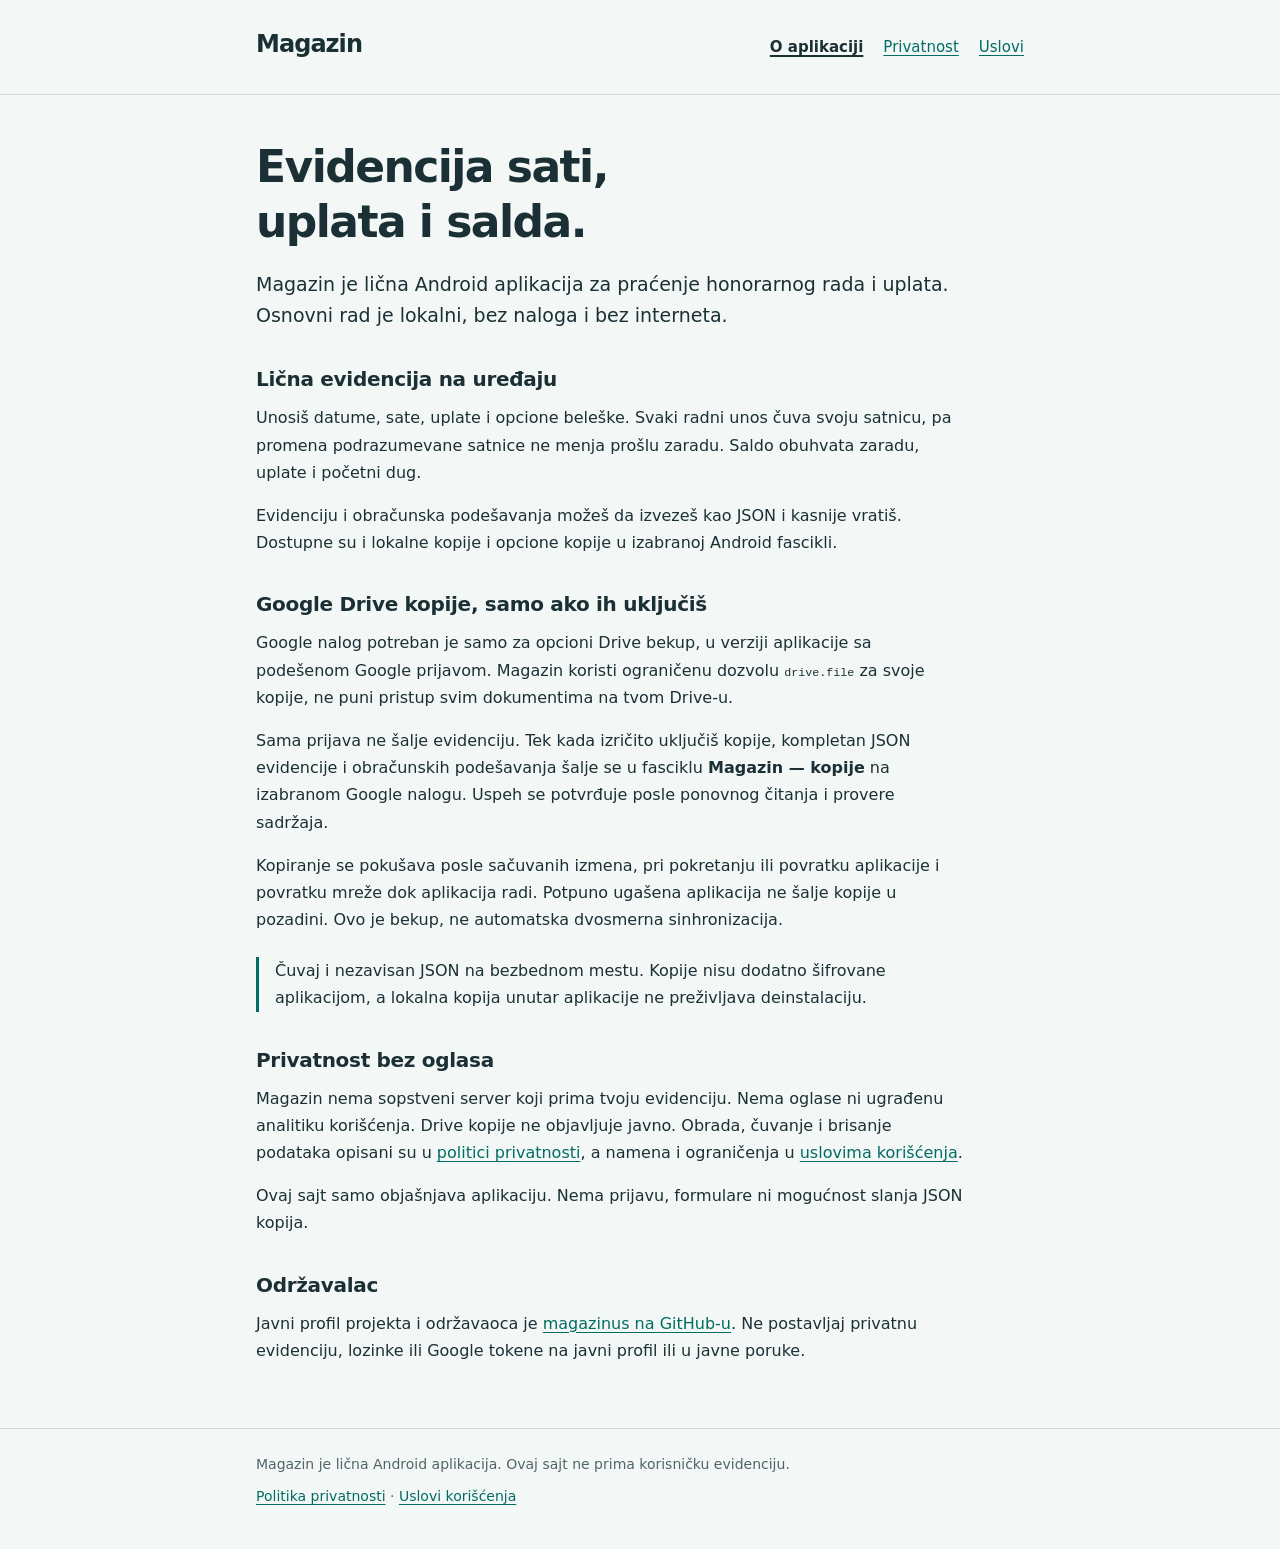
<file: index.html>
<!doctype html>
<html lang="sr-Latn">
<head>
  <meta charset="utf-8">
  <meta name="viewport" content="width=device-width, initial-scale=1">
  <meta name="referrer" content="no-referrer">
  <meta name="description" content="Magazin je lična Android aplikacija za evidenciju honorarnih sati, uplata i salda, sa opcionim Google Drive kopijama.">
  <title>Magazin — o aplikaciji</title>
  <link rel="stylesheet" href="site.css">
</head>
<body>
  <a class="skip-link" href="#sadrzaj">Pređi na sadržaj</a>
  <header class="site-header">
    <div class="wrap header-inner">
      <a class="brand" href="index.html">Magazin</a>
      <nav aria-label="Glavna navigacija">
        <a href="index.html" aria-current="page">O aplikaciji</a>
        <a href="privacy.html">Privatnost</a>
        <a href="terms.html">Uslovi</a>
      </nav>
    </div>
  </header>
  <main class="wrap" id="sadrzaj" tabindex="-1">
    <h1>Evidencija sati, uplata i salda.</h1>
    <p class="lead">Magazin je lična Android aplikacija za praćenje honorarnog rada i uplata. Osnovni rad je lokalni, bez naloga i bez interneta.</p>

    <h2>Lična evidencija na uređaju</h2>
    <p>Unosiš datume, sate, uplate i opcione beleške. Svaki radni unos čuva svoju satnicu, pa promena podrazumevane satnice ne menja prošlu zaradu. Saldo obuhvata zaradu, uplate i početni dug.</p>
    <p>Evidenciju i obračunska podešavanja možeš da izvezeš kao JSON i kasnije vratiš. Dostupne su i lokalne kopije i opcione kopije u izabranoj Android fascikli.</p>

    <h2>Google Drive kopije, samo ako ih uključiš</h2>
    <p>Google nalog potreban je samo za opcioni Drive bekup, u verziji aplikacije sa podešenom Google prijavom. Magazin koristi ograničenu dozvolu <code>drive.file</code> za svoje kopije, ne puni pristup svim dokumentima na tvom Drive-u.</p>
    <p>Sama prijava ne šalje evidenciju. Tek kada izričito uključiš kopije, kompletan JSON evidencije i obračunskih podešavanja šalje se u fasciklu <strong>Magazin — kopije</strong> na izabranom Google nalogu. Uspeh se potvrđuje posle ponovnog čitanja i provere sadržaja.</p>
    <p>Kopiranje se pokušava posle sačuvanih izmena, pri pokretanju ili povratku aplikacije i povratku mreže dok aplikacija radi. Potpuno ugašena aplikacija ne šalje kopije u pozadini. Ovo je bekup, ne automatska dvosmerna sinhronizacija.</p>
    <p class="notice">Čuvaj i nezavisan JSON na bezbednom mestu. Kopije nisu dodatno šifrovane aplikacijom, a lokalna kopija unutar aplikacije ne preživljava deinstalaciju.</p>

    <h2>Privatnost bez oglasa</h2>
    <p>Magazin nema sopstveni server koji prima tvoju evidenciju. Nema oglase ni ugrađenu analitiku korišćenja. Drive kopije ne objavljuje javno. Obrada, čuvanje i brisanje podataka opisani su u <a href="privacy.html">politici privatnosti</a>, a namena i ograničenja u <a href="terms.html">uslovima korišćenja</a>.</p>
    <p>Ovaj sajt samo objašnjava aplikaciju. Nema prijavu, formulare ni mogućnost slanja JSON kopija.</p>

    <h2>Održavalac</h2>
    <p>Javni profil projekta i održavaoca je <a href="https://github.com/magazinus">magazinus na GitHub-u</a>. Ne postavljaj privatnu evidenciju, lozinke ili Google tokene na javni profil ili u javne poruke.</p>
  </main>
  <footer class="site-footer">
    <div class="wrap">
      <p>Magazin je lična Android aplikacija. Ovaj sajt ne prima korisničku evidenciju.</p>
      <p><a href="privacy.html">Politika privatnosti</a> · <a href="terms.html">Uslovi korišćenja</a></p>
    </div>
  </footer>
</body>
</html>
</file>
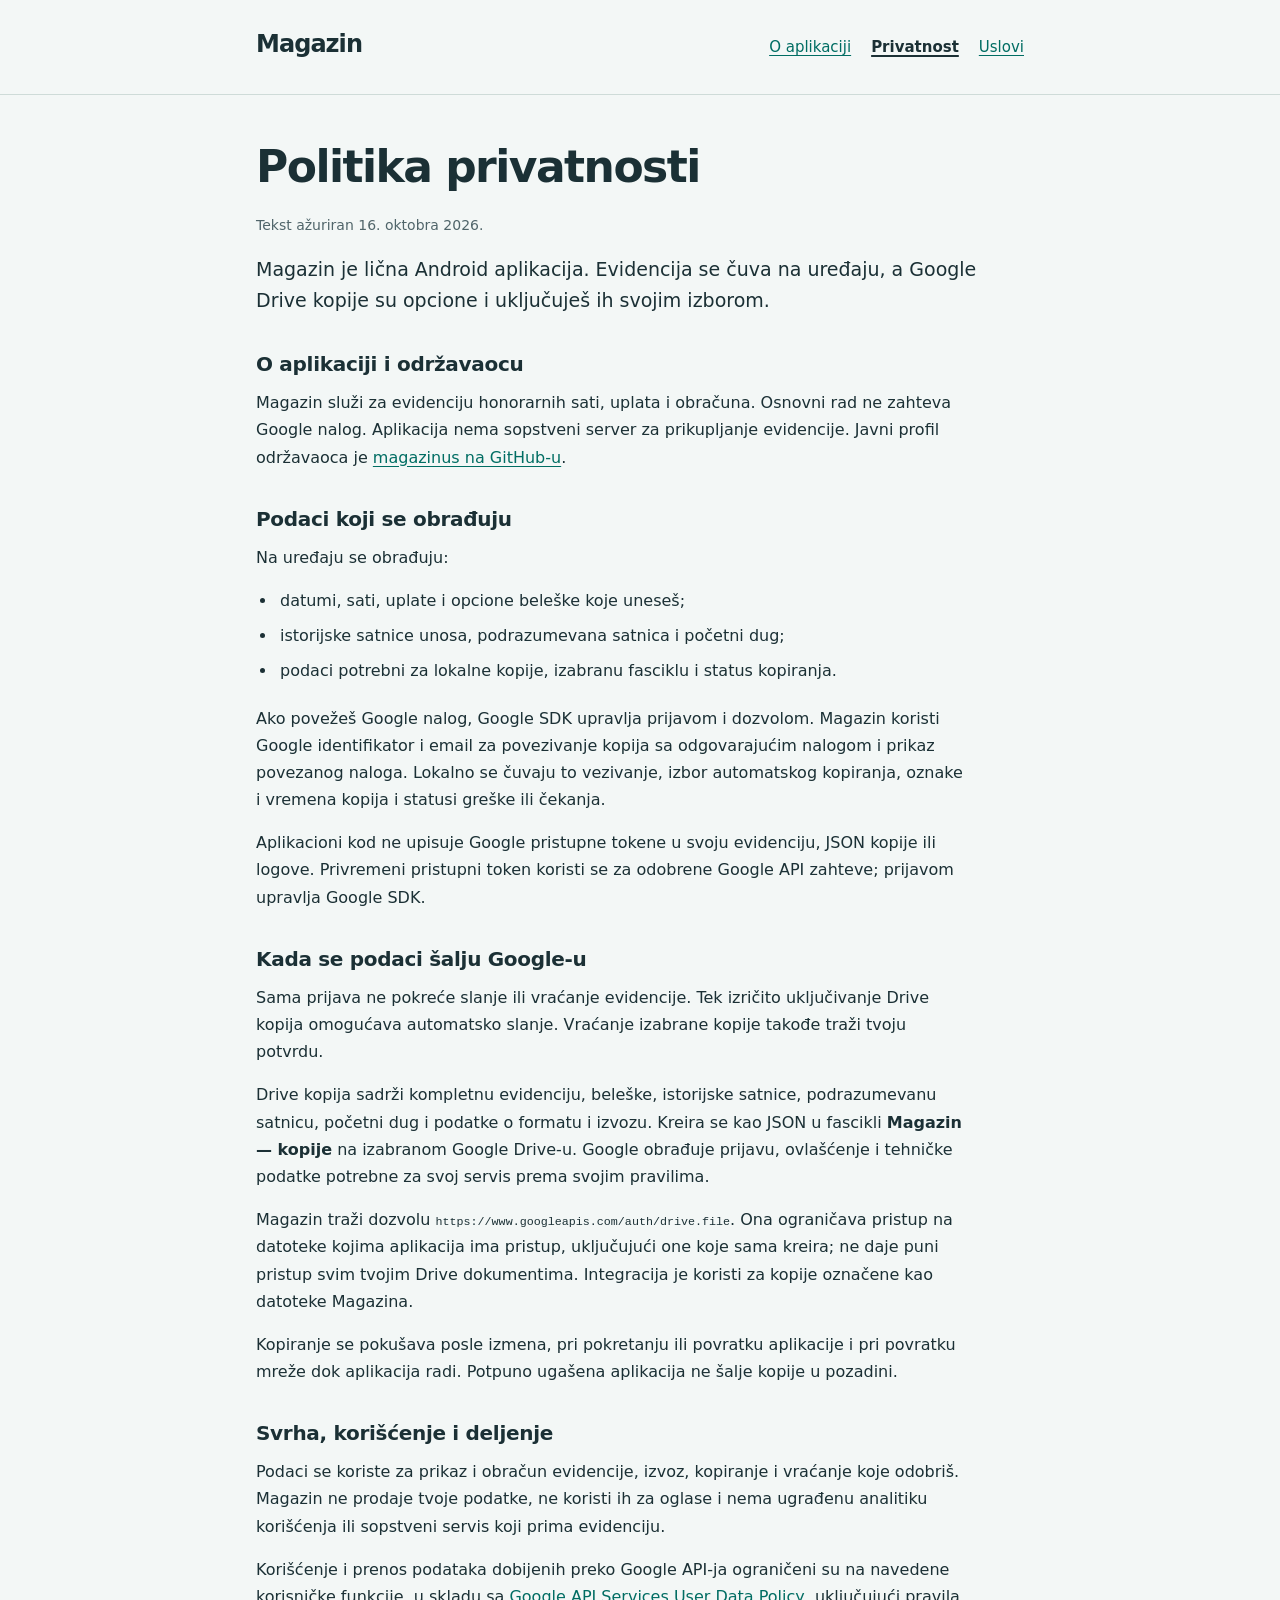
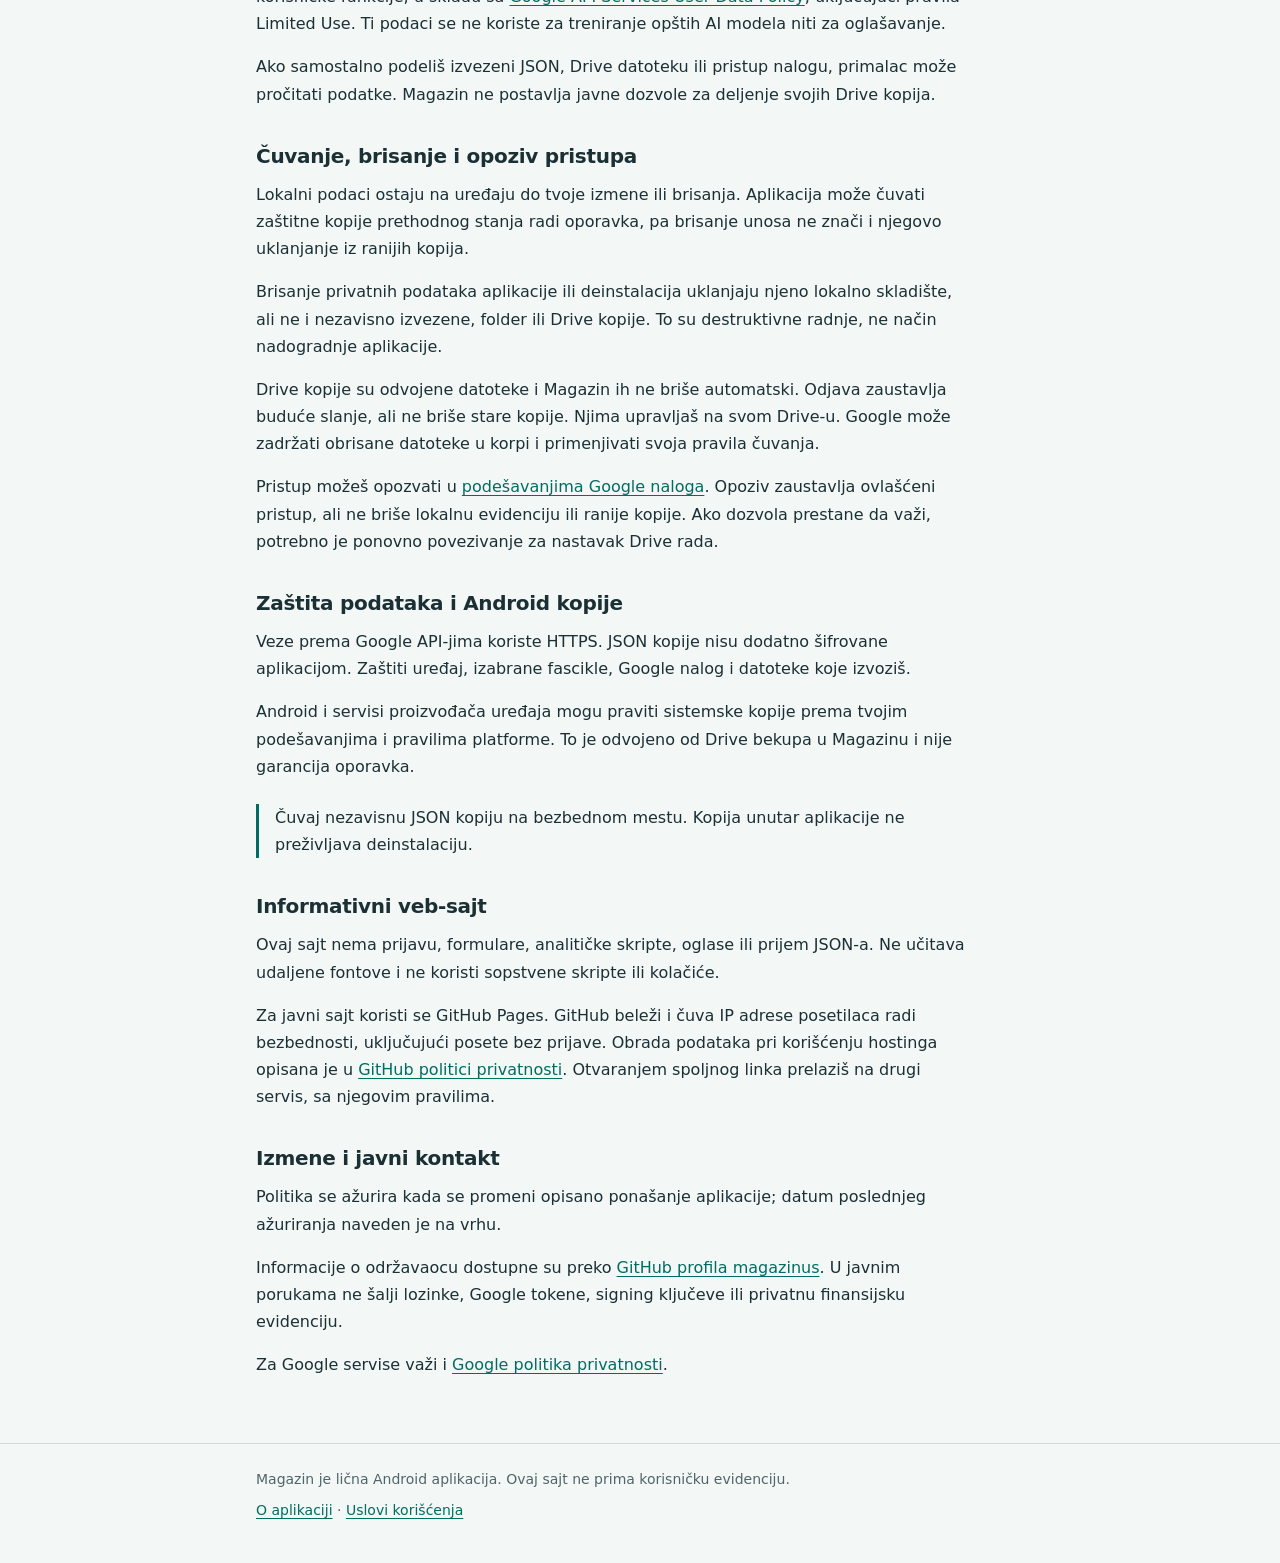
<file: privacy.html>
<!doctype html>
<html lang="sr-Latn">
<head>
  <meta charset="utf-8">
  <meta name="viewport" content="width=device-width, initial-scale=1">
  <meta name="referrer" content="no-referrer">
  <meta name="description" content="Kako Magazin obrađuje lokalnu evidenciju, Google prijavu i opcione Drive kopije, i kako možeš da upravljaš svojim podacima.">
  <title>Politika privatnosti — Magazin</title>
  <link rel="stylesheet" href="site.css">
</head>
<body>
  <a class="skip-link" href="#sadrzaj">Pređi na sadržaj</a>
  <header class="site-header">
    <div class="wrap header-inner">
      <a class="brand" href="index.html">Magazin</a>
      <nav aria-label="Glavna navigacija">
        <a href="index.html">O aplikaciji</a>
        <a href="privacy.html" aria-current="page">Privatnost</a>
        <a href="terms.html">Uslovi</a>
      </nav>
    </div>
  </header>
  <main class="wrap" id="sadrzaj" tabindex="-1">
    <h1>Politika privatnosti</h1>
    <p class="updated">Tekst ažuriran <time datetime="2026-10-16">16. oktobra 2026.</time></p>
    <p class="lead">Magazin je lična Android aplikacija. Evidencija se čuva na uređaju, a Google Drive kopije su opcione i uključuješ ih svojim izborom.</p>

    <h2>O aplikaciji i održavaocu</h2>
    <p>Magazin služi za evidenciju honorarnih sati, uplata i obračuna. Osnovni rad ne zahteva Google nalog. Aplikacija nema sopstveni server za prikupljanje evidencije. Javni profil održavaoca je <a href="https://github.com/magazinus">magazinus na GitHub-u</a>.</p>

    <h2>Podaci koji se obrađuju</h2>
    <p>Na uređaju se obrađuju:</p>
    <ul>
      <li>datumi, sati, uplate i opcione beleške koje uneseš;</li>
      <li>istorijske satnice unosa, podrazumevana satnica i početni dug;</li>
      <li>podaci potrebni za lokalne kopije, izabranu fasciklu i status kopiranja.</li>
    </ul>
    <p>Ako povežeš Google nalog, Google SDK upravlja prijavom i dozvolom. Magazin koristi Google identifikator i email za povezivanje kopija sa odgovarajućim nalogom i prikaz povezanog naloga. Lokalno se čuvaju to vezivanje, izbor automatskog kopiranja, oznake i vremena kopija i statusi greške ili čekanja.</p>
    <p>Aplikacioni kod ne upisuje Google pristupne tokene u svoju evidenciju, JSON kopije ili logove. Privremeni pristupni token koristi se za odobrene Google API zahteve; prijavom upravlja Google SDK.</p>

    <h2>Kada se podaci šalju Google-u</h2>
    <p>Sama prijava ne pokreće slanje ili vraćanje evidencije. Tek izričito uključivanje Drive kopija omogućava automatsko slanje. Vraćanje izabrane kopije takođe traži tvoju potvrdu.</p>
    <p>Drive kopija sadrži kompletnu evidenciju, beleške, istorijske satnice, podrazumevanu satnicu, početni dug i podatke o formatu i izvozu. Kreira se kao JSON u fascikli <strong>Magazin — kopije</strong> na izabranom Google Drive-u. Google obrađuje prijavu, ovlašćenje i tehničke podatke potrebne za svoj servis prema svojim pravilima.</p>
    <p>Magazin traži dozvolu <code>https://www.googleapis.com/auth/drive.file</code>. Ona ograničava pristup na datoteke kojima aplikacija ima pristup, uključujući one koje sama kreira; ne daje puni pristup svim tvojim Drive dokumentima. Integracija je koristi za kopije označene kao datoteke Magazina.</p>
    <p>Kopiranje se pokušava posle izmena, pri pokretanju ili povratku aplikacije i pri povratku mreže dok aplikacija radi. Potpuno ugašena aplikacija ne šalje kopije u pozadini.</p>

    <h2>Svrha, korišćenje i deljenje</h2>
    <p>Podaci se koriste za prikaz i obračun evidencije, izvoz, kopiranje i vraćanje koje odobriš. Magazin ne prodaje tvoje podatke, ne koristi ih za oglase i nema ugrađenu analitiku korišćenja ili sopstveni servis koji prima evidenciju.</p>
    <p>Korišćenje i prenos podataka dobijenih preko Google API-ja ograničeni su na navedene korisničke funkcije, u skladu sa <a href="https://developers.google.com/terms/api-services-user-data-policy" lang="en">Google API Services User Data Policy</a>, uključujući pravila <span lang="en">Limited Use</span>. Ti podaci se ne koriste za treniranje opštih AI modela niti za oglašavanje.</p>
    <p>Ako samostalno podeliš izvezeni JSON, Drive datoteku ili pristup nalogu, primalac može pročitati podatke. Magazin ne postavlja javne dozvole za deljenje svojih Drive kopija.</p>

    <h2>Čuvanje, brisanje i opoziv pristupa</h2>
    <p>Lokalni podaci ostaju na uređaju do tvoje izmene ili brisanja. Aplikacija može čuvati zaštitne kopije prethodnog stanja radi oporavka, pa brisanje unosa ne znači i njegovo uklanjanje iz ranijih kopija.</p>
    <p>Brisanje privatnih podataka aplikacije ili deinstalacija uklanjaju njeno lokalno skladište, ali ne i nezavisno izvezene, folder ili Drive kopije. To su destruktivne radnje, ne način nadogradnje aplikacije.</p>
    <p>Drive kopije su odvojene datoteke i Magazin ih ne briše automatski. Odjava zaustavlja buduće slanje, ali ne briše stare kopije. Njima upravljaš na svom Drive-u. Google može zadržati obrisane datoteke u korpi i primenjivati svoja pravila čuvanja.</p>
    <p>Pristup možeš opozvati u <a href="https://myaccount.google.com/connections">podešavanjima Google naloga</a>. Opoziv zaustavlja ovlašćeni pristup, ali ne briše lokalnu evidenciju ili ranije kopije. Ako dozvola prestane da važi, potrebno je ponovno povezivanje za nastavak Drive rada.</p>

    <h2>Zaštita podataka i Android kopije</h2>
    <p>Veze prema Google API-jima koriste HTTPS. JSON kopije nisu dodatno šifrovane aplikacijom. Zaštiti uređaj, izabrane fascikle, Google nalog i datoteke koje izvoziš.</p>
    <p>Android i servisi proizvođača uređaja mogu praviti sistemske kopije prema tvojim podešavanjima i pravilima platforme. To je odvojeno od Drive bekupa u Magazinu i nije garancija oporavka.</p>
    <p class="notice">Čuvaj nezavisnu JSON kopiju na bezbednom mestu. Kopija unutar aplikacije ne preživljava deinstalaciju.</p>

    <h2>Informativni veb-sajt</h2>
    <p>Ovaj sajt nema prijavu, formulare, analitičke skripte, oglase ili prijem JSON-a. Ne učitava udaljene fontove i ne koristi sopstvene skripte ili kolačiće.</p>
    <p>Za javni sajt koristi se GitHub Pages. GitHub beleži i čuva IP adrese posetilaca radi bezbednosti, uključujući posete bez prijave. Obrada podataka pri korišćenju hostinga opisana je u <a href="https://docs.github.com/en/site-policy/privacy-policies/github-general-privacy-statement">GitHub politici privatnosti</a>. Otvaranjem spoljnog linka prelaziš na drugi servis, sa njegovim pravilima.</p>

    <h2>Izmene i javni kontakt</h2>
    <p>Politika se ažurira kada se promeni opisano ponašanje aplikacije; datum poslednjeg ažuriranja naveden je na vrhu.</p>
    <p>Informacije o održavaocu dostupne su preko <a href="https://github.com/magazinus">GitHub profila magazinus</a>. U javnim porukama ne šalji lozinke, Google tokene, signing ključeve ili privatnu finansijsku evidenciju.</p>
    <p>Za Google servise važi i <a href="https://policies.google.com/privacy">Google politika privatnosti</a>.</p>
  </main>
  <footer class="site-footer">
    <div class="wrap">
      <p>Magazin je lična Android aplikacija. Ovaj sajt ne prima korisničku evidenciju.</p>
      <p><a href="index.html">O aplikaciji</a> · <a href="terms.html">Uslovi korišćenja</a></p>
    </div>
  </footer>
</body>
</html>
</file>
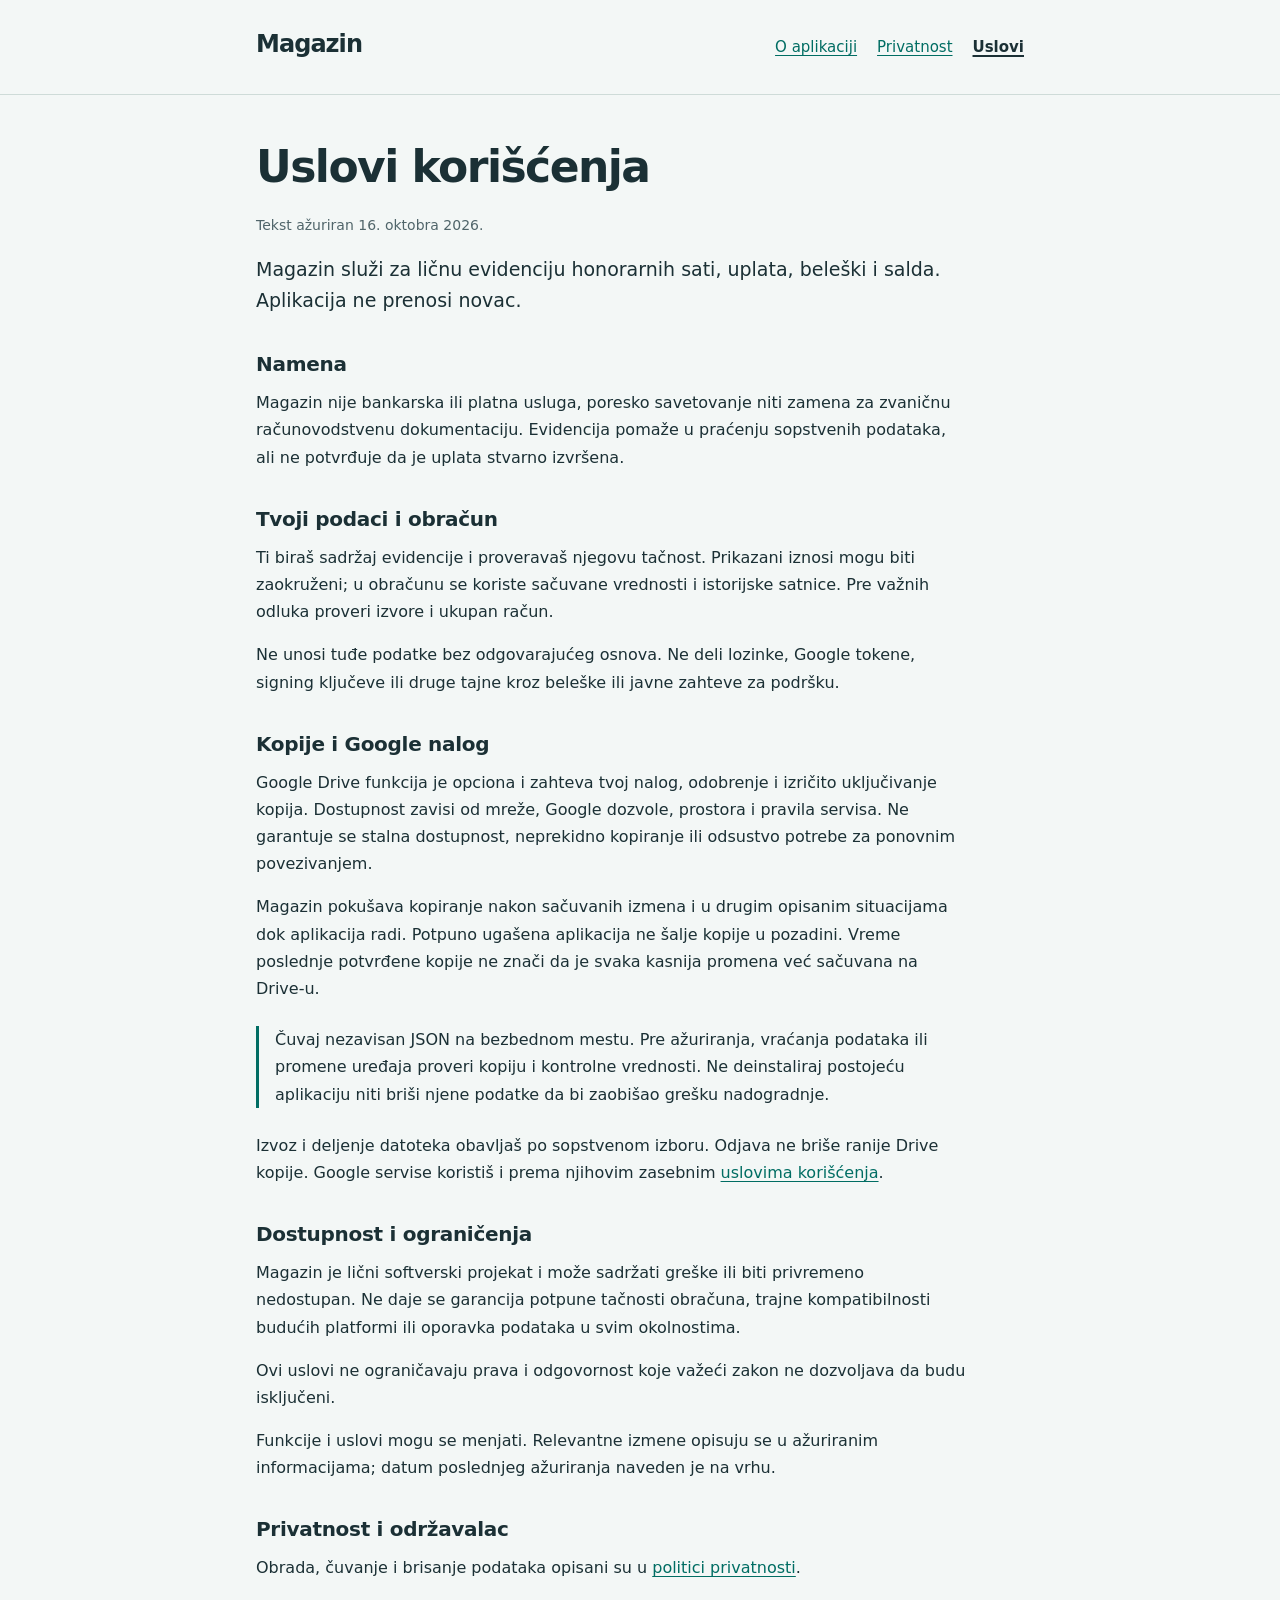
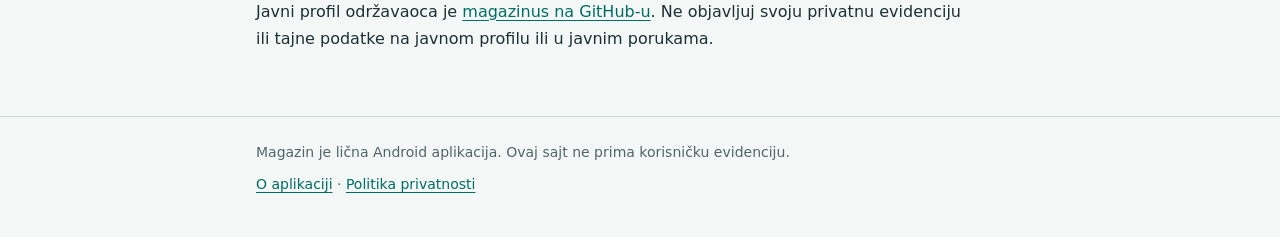
<file: terms.html>
<!doctype html>
<html lang="sr-Latn">
<head>
  <meta charset="utf-8">
  <meta name="viewport" content="width=device-width, initial-scale=1">
  <meta name="referrer" content="no-referrer">
  <meta name="description" content="Namena i ograničenja aplikacije Magazin, odgovornost za evidenciju i uslovi korišćenja opcionih Google Drive kopija.">
  <title>Uslovi korišćenja — Magazin</title>
  <link rel="stylesheet" href="site.css">
</head>
<body>
  <a class="skip-link" href="#sadrzaj">Pređi na sadržaj</a>
  <header class="site-header">
    <div class="wrap header-inner">
      <a class="brand" href="index.html">Magazin</a>
      <nav aria-label="Glavna navigacija">
        <a href="index.html">O aplikaciji</a>
        <a href="privacy.html">Privatnost</a>
        <a href="terms.html" aria-current="page">Uslovi</a>
      </nav>
    </div>
  </header>
  <main class="wrap" id="sadrzaj" tabindex="-1">
    <h1>Uslovi korišćenja</h1>
    <p class="updated">Tekst ažuriran <time datetime="2026-10-16">16. oktobra 2026.</time></p>
    <p class="lead">Magazin služi za ličnu evidenciju honorarnih sati, uplata, beleški i salda. Aplikacija ne prenosi novac.</p>

    <h2>Namena</h2>
    <p>Magazin nije bankarska ili platna usluga, poresko savetovanje niti zamena za zvaničnu računovodstvenu dokumentaciju. Evidencija pomaže u praćenju sopstvenih podataka, ali ne potvrđuje da je uplata stvarno izvršena.</p>

    <h2>Tvoji podaci i obračun</h2>
    <p>Ti biraš sadržaj evidencije i proveravaš njegovu tačnost. Prikazani iznosi mogu biti zaokruženi; u obračunu se koriste sačuvane vrednosti i istorijske satnice. Pre važnih odluka proveri izvore i ukupan račun.</p>
    <p>Ne unosi tuđe podatke bez odgovarajućeg osnova. Ne deli lozinke, Google tokene, signing ključeve ili druge tajne kroz beleške ili javne zahteve za podršku.</p>

    <h2>Kopije i Google nalog</h2>
    <p>Google Drive funkcija je opciona i zahteva tvoj nalog, odobrenje i izričito uključivanje kopija. Dostupnost zavisi od mreže, Google dozvole, prostora i pravila servisa. Ne garantuje se stalna dostupnost, neprekidno kopiranje ili odsustvo potrebe za ponovnim povezivanjem.</p>
    <p>Magazin pokušava kopiranje nakon sačuvanih izmena i u drugim opisanim situacijama dok aplikacija radi. Potpuno ugašena aplikacija ne šalje kopije u pozadini. Vreme poslednje potvrđene kopije ne znači da je svaka kasnija promena već sačuvana na Drive-u.</p>
    <p class="notice">Čuvaj nezavisan JSON na bezbednom mestu. Pre ažuriranja, vraćanja podataka ili promene uređaja proveri kopiju i kontrolne vrednosti. Ne deinstaliraj postojeću aplikaciju niti briši njene podatke da bi zaobišao grešku nadogradnje.</p>
    <p>Izvoz i deljenje datoteka obavljaš po sopstvenom izboru. Odjava ne briše ranije Drive kopije. Google servise koristiš i prema njihovim zasebnim <a href="https://policies.google.com/terms">uslovima korišćenja</a>.</p>

    <h2>Dostupnost i ograničenja</h2>
    <p>Magazin je lični softverski projekat i može sadržati greške ili biti privremeno nedostupan. Ne daje se garancija potpune tačnosti obračuna, trajne kompatibilnosti budućih platformi ili oporavka podataka u svim okolnostima.</p>
    <p>Ovi uslovi ne ograničavaju prava i odgovornost koje važeći zakon ne dozvoljava da budu isključeni.</p>
    <p>Funkcije i uslovi mogu se menjati. Relevantne izmene opisuju se u ažuriranim informacijama; datum poslednjeg ažuriranja naveden je na vrhu.</p>

    <h2>Privatnost i održavalac</h2>
    <p>Obrada, čuvanje i brisanje podataka opisani su u <a href="privacy.html">politici privatnosti</a>.</p>
    <p>Javni profil održavaoca je <a href="https://github.com/magazinus">magazinus na GitHub-u</a>. Ne objavljuj svoju privatnu evidenciju ili tajne podatke na javnom profilu ili u javnim porukama.</p>
  </main>
  <footer class="site-footer">
    <div class="wrap">
      <p>Magazin je lična Android aplikacija. Ovaj sajt ne prima korisničku evidenciju.</p>
      <p><a href="index.html">O aplikaciji</a> · <a href="privacy.html">Politika privatnosti</a></p>
    </div>
  </footer>
</body>
</html>
</file>
<file: site.css>
:root {
  color-scheme: light dark;
  --paper: #f3f7f6;
  --ink: #1b3035;
  --muted: #50656a;
  --teal: #006d63;
  --line: #cedbd8;
  --focus: #805b20;
  font-family: "Segoe UI", system-ui, -apple-system, sans-serif;
  font-size: 100%;
  line-height: 1.7;
  background: var(--paper);
  color: var(--ink);
}

* { box-sizing: border-box; }
body { margin: 0; }
a { color: var(--teal); text-underline-offset: 0.2em; }
a:hover { text-decoration-thickness: 2px; }
a:focus-visible { outline: 3px solid var(--focus); outline-offset: 4px; border-radius: 2px; }
.wrap { width: min(100% - 2.5rem, 48rem); margin-inline: auto; }
.site-header { padding-block: 1.5rem; border-bottom: 1px solid var(--line); }
.header-inner { display: flex; align-items: baseline; justify-content: space-between; gap: 1rem 2rem; flex-wrap: wrap; }
.brand { color: var(--ink); font-size: 1.5rem; font-weight: 700; letter-spacing: -0.04em; text-decoration: none; }
nav { display: flex; flex-wrap: wrap; gap: 0.5rem 1.25rem; font-size: 0.9375rem; }
nav a { display: inline-flex; align-items: center; min-height: 44px; }
nav a[aria-current="page"] { color: var(--ink); font-weight: 650; text-decoration-thickness: 2px; }
main { padding-block: 2.75rem 3rem; }
h1, h2 { line-height: 1.25; text-wrap: balance; }
h1 { max-width: 22ch; margin: 0 0 1.25rem; font-size: clamp(1.9rem, 5vw, 2.75rem); font-weight: 700; letter-spacing: -0.035em; }
h2 { margin: 2.25rem 0 0.75rem; font-size: 1.25rem; font-weight: 650; letter-spacing: -0.015em; }
p, li { max-width: 70ch; overflow-wrap: anywhere; }
p { margin: 0 0 1rem; }
ul { padding-left: 1.3rem; margin-block: 0.75rem 1.25rem; }
li { padding-left: 0.2rem; margin-bottom: 0.5rem; }
.lead { font-size: 1.1875rem; line-height: 1.65; }
.updated { color: var(--muted); font-size: 0.875rem; }
.notice { border-left: 3px solid var(--teal); padding-left: 1rem; margin-block: 1.5rem; }
code { font-size: 0.9em; overflow-wrap: anywhere; }
.site-footer { padding-block: 1.5rem 2rem; border-top: 1px solid var(--line); color: var(--muted); font-size: 0.875rem; }
.site-footer p { margin-bottom: 0.5rem; }
.skip-link { position: absolute; top: 0.5rem; left: 0.5rem; transform: translateY(-200%); padding: 0.5rem 1rem; background: var(--paper); z-index: 1; }
.skip-link:focus { transform: none; }

@media (prefers-color-scheme: dark) {
  :root {
    --paper: #19272d;
    --ink: #e7efec;
    --muted: #afc2bd;
    --teal: #76d8c8;
    --line: #3a5055;
    --focus: #e1bb70;
  }
}

@media (max-width: 34rem) {
  .wrap { width: calc(100% - 2rem); }
  .site-header { padding-block: 1rem 0.75rem; }
  .header-inner { gap: 0.25rem; }
  nav { width: 100%; gap: 0.25rem 1.25rem; }
  main { padding-block: 2rem; }
}
</file>
